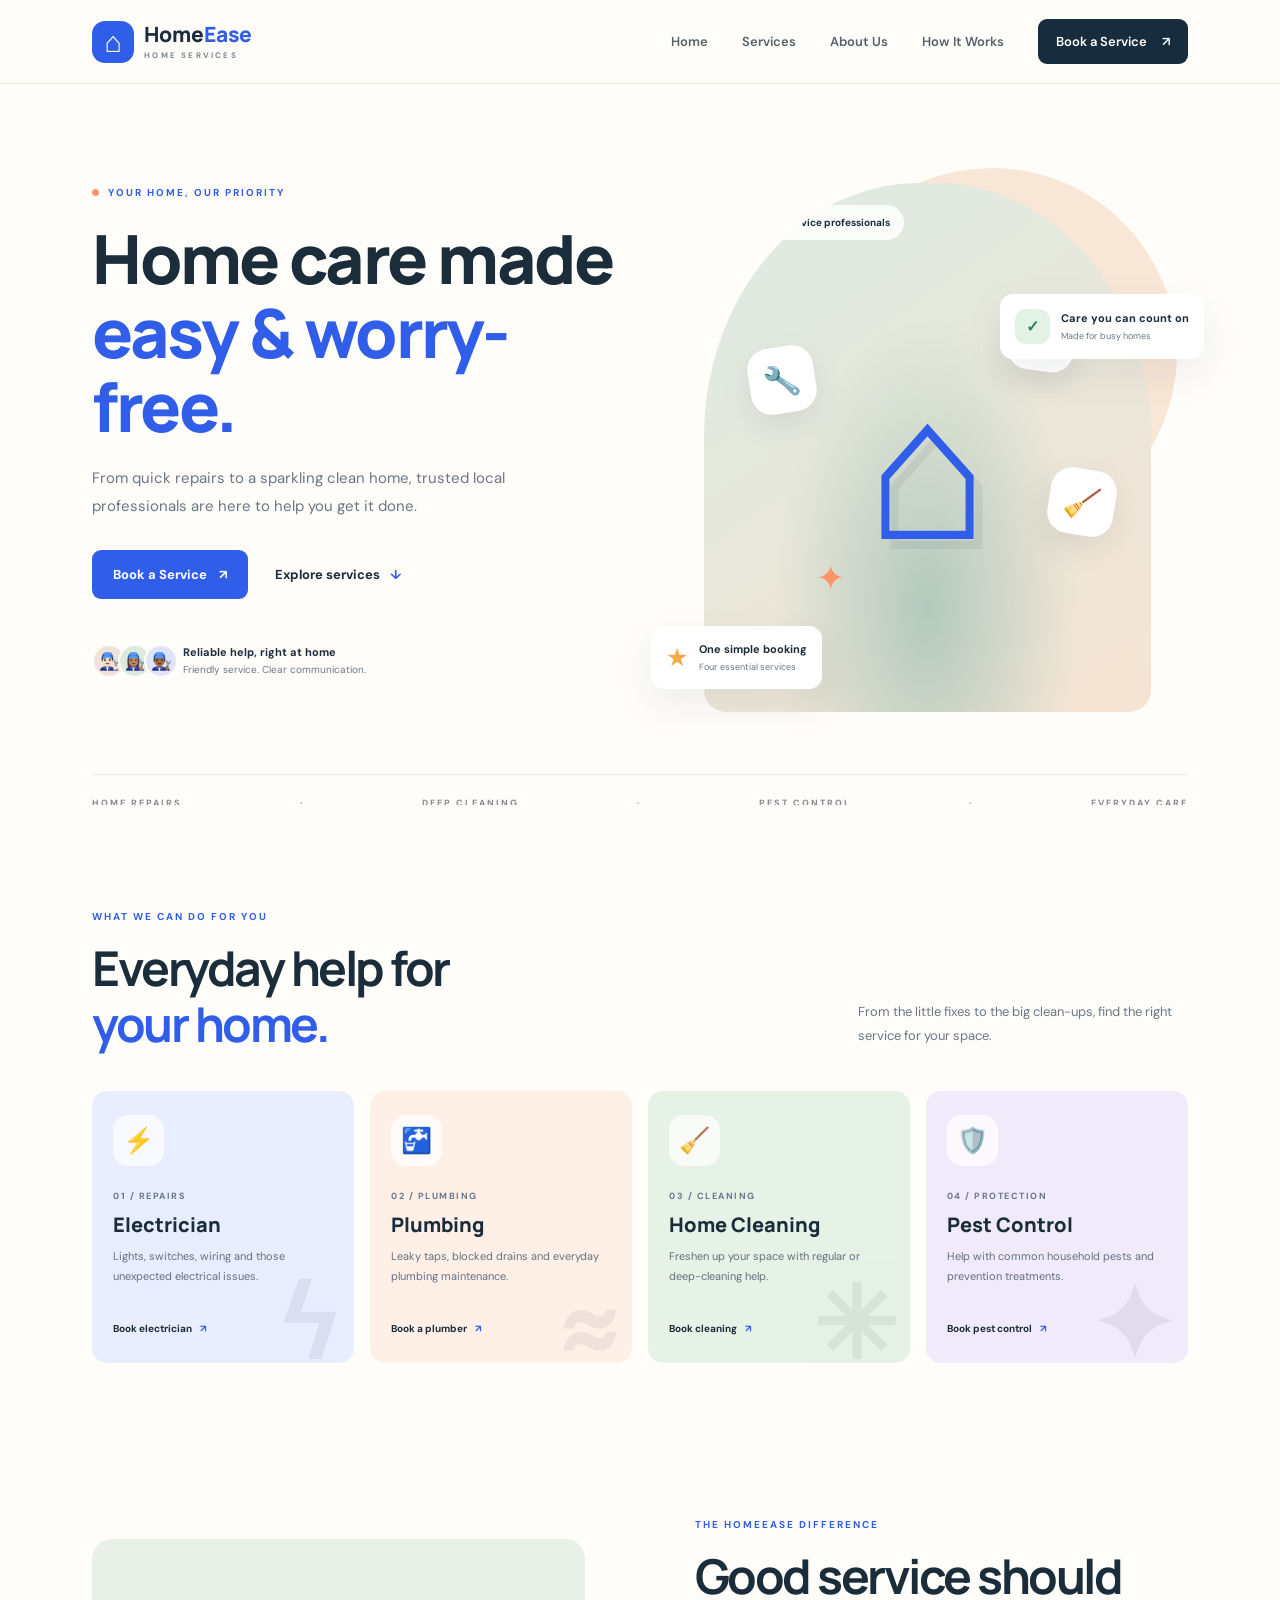
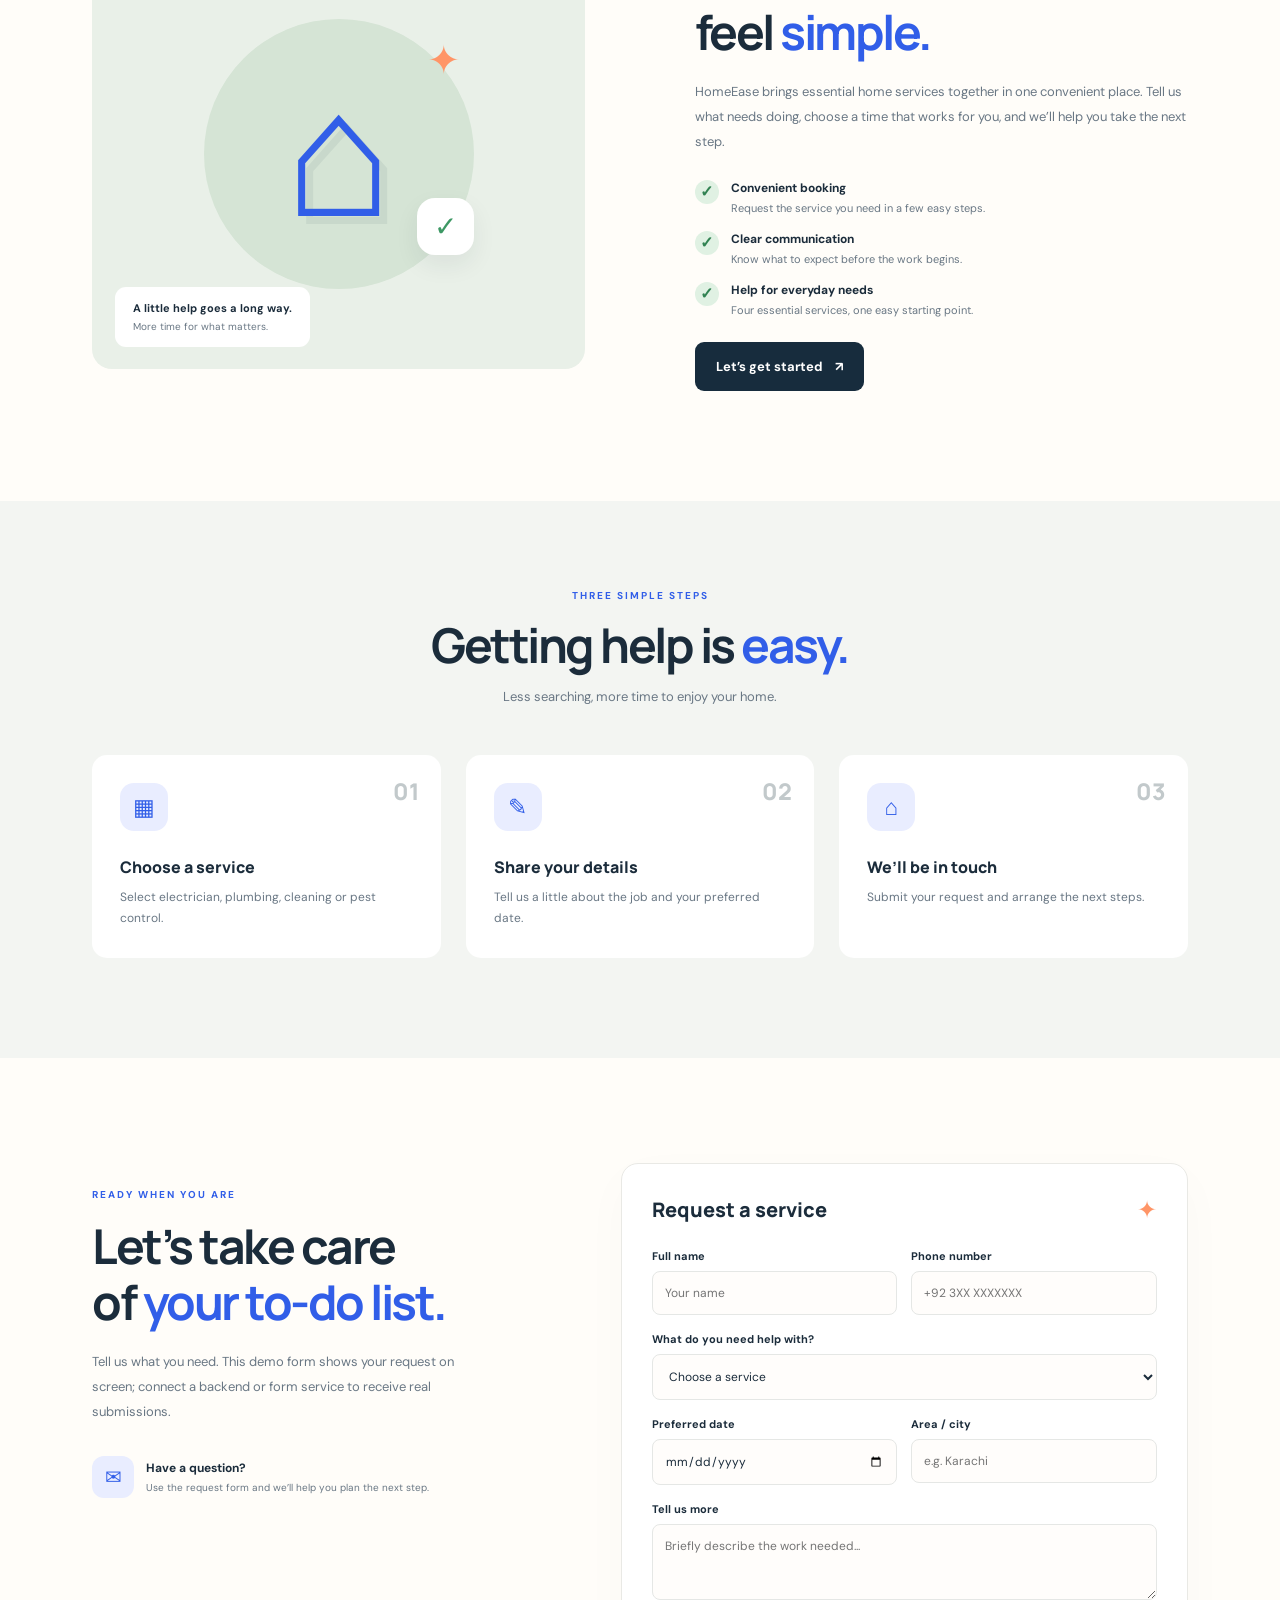
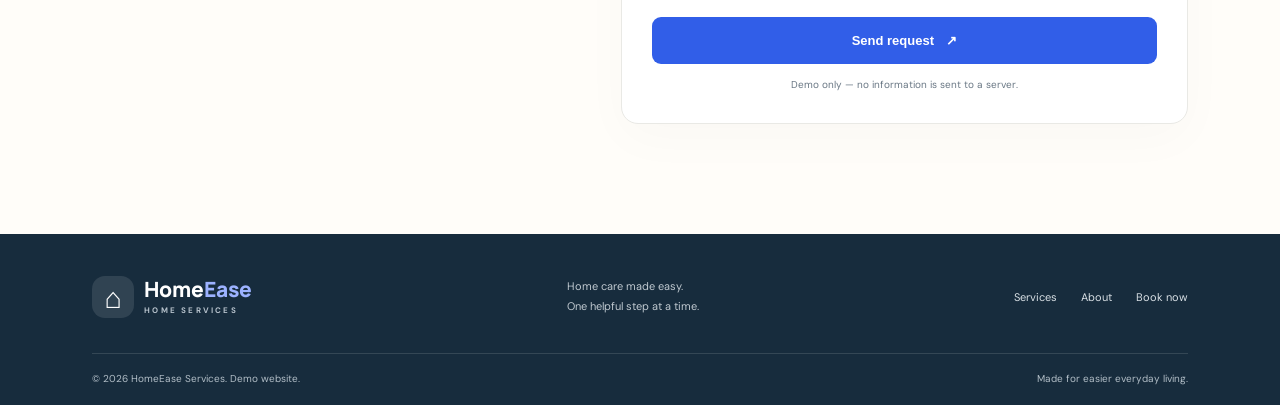
<file: index.html>
<!DOCTYPE html>
<html lang="en">
<head>
  <meta charset="UTF-8" />
  <meta name="viewport" content="width=device-width, initial-scale=1.0" />
  <meta name="description" content="HomeEase Services — trusted electricians, plumbers, home cleaning and pest control." />
  <title>HomeEase Services | Home Care Made Easy</title>
  <link rel="stylesheet" href="style.css" />
</head>
<body>
  <header class="site-header">
    <a class="brand" href="#home" aria-label="HomeEase home"><span class="brand-mark">⌂</span><span>Home<span class="brand-accent">Ease</span><small>HOME SERVICES</small></span></a>
    <button class="menu-toggle" id="menuToggle" aria-label="Toggle navigation" aria-expanded="false">☰</button>
    <nav id="navMenu">
      <a href="#home">Home</a><a href="#services">Services</a><a href="#about">About Us</a><a href="#how">How It Works</a>
      <a class="nav-cta" href="#booking">Book a Service <span>↗</span></a>
    </nav>
  </header>

  <main>
    <section class="hero" id="home">
      <div class="hero-content">
        <div class="eyebrow"><span class="eyebrow-dot"></span> YOUR HOME, OUR PRIORITY</div>
        <h1>Home care made<br /> <span>easy & worry-free.</span></h1>
        <p>From quick repairs to a sparkling clean home, trusted local professionals are here to help you get it done.</p>
        <div class="hero-actions"><a class="button button-primary" href="#booking">Book a Service <span>↗</span></a><a class="text-link" href="#services">Explore services <span>↓</span></a></div>
        <div class="trust-row"><div class="avatar-stack"><span>👨🏻‍🔧</span><span>👩🏽‍🔧</span><span>👨🏾‍🔧</span></div><div><strong>Reliable help, right at home</strong><small>Friendly service. Clear communication.</small></div></div>
      </div>
      <div class="hero-visual">
        <div class="visual-glow"></div>
        <div class="hero-photo"><div class="photo-label"><span class="status-dot"></span> Home service professionals</div><div class="photo-illustration"><div class="house">⌂</div><div class="tool tool-one">🔧</div><div class="tool tool-two">🧹</div><div class="tool tool-three">💡</div><div class="sparkle">✦</div></div></div>
        <div class="floating-card card-top"><span class="float-icon">✓</span><div><strong>Care you can count on</strong><small>Made for busy homes</small></div></div>
        <div class="floating-card card-bottom"><span class="rating-star">★</span><div><strong>One simple booking</strong><small>Four essential services</small></div></div>
      </div>
      <div class="hero-bottom"><span>HOME REPAIRS</span><span>·</span><span>DEEP CLEANING</span><span>·</span><span>PEST CONTROL</span><span>·</span><span>EVERYDAY CARE</span></div>
    </section>

    <section class="services section-wrap" id="services">
      <div class="section-heading"><div><div class="eyebrow">WHAT WE CAN DO FOR YOU</div><h2>Everyday help for<br /><span>your home.</span></h2></div><p>From the little fixes to the big clean-ups, find the right service for your space.</p></div>
      <div class="service-grid">
        <article class="service-card service-blue"><div class="service-icon">⚡</div><div class="service-number">01 / REPAIRS</div><h3>Electrician</h3><p>Lights, switches, wiring and those unexpected electrical issues.</p><a href="#booking" data-service="Electrician">Book electrician <span>↗</span></a><div class="card-decoration">ϟ</div></article>
        <article class="service-card service-peach"><div class="service-icon">🚰</div><div class="service-number">02 / PLUMBING</div><h3>Plumbing</h3><p>Leaky taps, blocked drains and everyday plumbing maintenance.</p><a href="#booking" data-service="Plumbing">Book a plumber <span>↗</span></a><div class="card-decoration">≈</div></article>
        <article class="service-card service-green"><div class="service-icon">🧹</div><div class="service-number">03 / CLEANING</div><h3>Home Cleaning</h3><p>Freshen up your space with regular or deep-cleaning help.</p><a href="#booking" data-service="Home Cleaning">Book cleaning <span>↗</span></a><div class="card-decoration">✳</div></article>
        <article class="service-card service-lilac"><div class="service-icon">🛡️</div><div class="service-number">04 / PROTECTION</div><h3>Pest Control</h3><p>Help with common household pests and prevention treatments.</p><a href="#booking" data-service="Pest Control">Book pest control <span>↗</span></a><div class="card-decoration">✦</div></article>
      </div>
    </section>

    <section class="about section-wrap" id="about">
      <div class="about-art"><div class="art-circle"><div class="art-house">⌂</div><span class="art-spark">✦</span><span class="art-check">✓</span></div><div class="art-caption"><strong>A little help goes a long way.</strong><span>More time for what matters.</span></div></div>
      <div class="about-copy"><div class="eyebrow">THE HOMEEASE DIFFERENCE</div><h2>Good service should<br />feel <span>simple.</span></h2><p>HomeEase brings essential home services together in one convenient place. Tell us what needs doing, choose a time that works for you, and we’ll help you take the next step.</p><div class="benefit-list"><div><span>✓</span><p><strong>Convenient booking</strong><small>Request the service you need in a few easy steps.</small></p></div><div><span>✓</span><p><strong>Clear communication</strong><small>Know what to expect before the work begins.</small></p></div><div><span>✓</span><p><strong>Help for everyday needs</strong><small>Four essential services, one easy starting point.</small></p></div></div><a class="button button-dark" href="#booking">Let’s get started <span>↗</span></a></div>
    </section>

    <section class="how-section" id="how"><div class="section-wrap"><div class="center-heading"><div class="eyebrow">THREE SIMPLE STEPS</div><h2>Getting help is <span>easy.</span></h2><p>Less searching, more time to enjoy your home.</p></div><div class="steps"><article><span class="step-count">01</span><div class="step-icon">▦</div><h3>Choose a service</h3><p>Select electrician, plumbing, cleaning or pest control.</p></article><article><span class="step-count">02</span><div class="step-icon">✎</div><h3>Share your details</h3><p>Tell us a little about the job and your preferred date.</p></article><article><span class="step-count">03</span><div class="step-icon">⌂</div><h3>We’ll be in touch</h3><p>Submit your request and arrange the next steps.</p></article></div></div></section>

    <section class="booking section-wrap" id="booking">
      <div class="booking-copy"><div class="eyebrow">READY WHEN YOU ARE</div><h2>Let’s take care<br />of <span>your to-do list.</span></h2><p>Tell us what you need. This demo form shows your request on screen; connect a backend or form service to receive real submissions.</p><div class="contact-note"><span>✉</span><div><strong>Have a question?</strong><small>Use the request form and we’ll help you plan the next step.</small></div></div></div>
      <form class="booking-form" id="bookingForm">
        <div class="form-title"><h3>Request a service</h3><span>✦</span></div>
        <div class="field-row"><label>Full name<input name="name" placeholder="Your name" required /></label><label>Phone number<input name="phone" type="tel" placeholder="+92 3XX XXXXXXX" required /></label></div>
        <label>What do you need help with?<select name="service" id="serviceSelect" required><option value="">Choose a service</option><option>Electrician</option><option>Plumbing</option><option>Home Cleaning</option><option>Pest Control</option></select></label>
        <div class="field-row"><label>Preferred date<input type="date" name="date" /></label><label>Area / city<input name="area" placeholder="e.g. Karachi" /></label></div>
        <label>Tell us more <textarea name="details" rows="3" placeholder="Briefly describe the work needed..."></textarea></label>
        <button class="button button-primary submit-button" type="submit">Send request <span>↗</span></button>
        <p class="form-note" id="formMessage" role="status">Demo only — no information is sent to a server.</p>
      </form>
    </section>
  </main>
  <footer><div class="footer-main"><a class="brand footer-brand" href="#home"><span class="brand-mark">⌂</span><span>Home<span class="brand-accent">Ease</span><small>HOME SERVICES</small></span></a><p>Home care made easy.<br />One helpful step at a time.</p><div class="footer-links"><a href="#services">Services</a><a href="#about">About</a><a href="#booking">Book now</a></div></div><div class="footer-bottom"><span>© <span id="year"></span> HomeEase Services. Demo website.</span><span>Made for easier everyday living.</span></div></footer>
  <script src="script.js"></script>
</body>
</html>
</file>
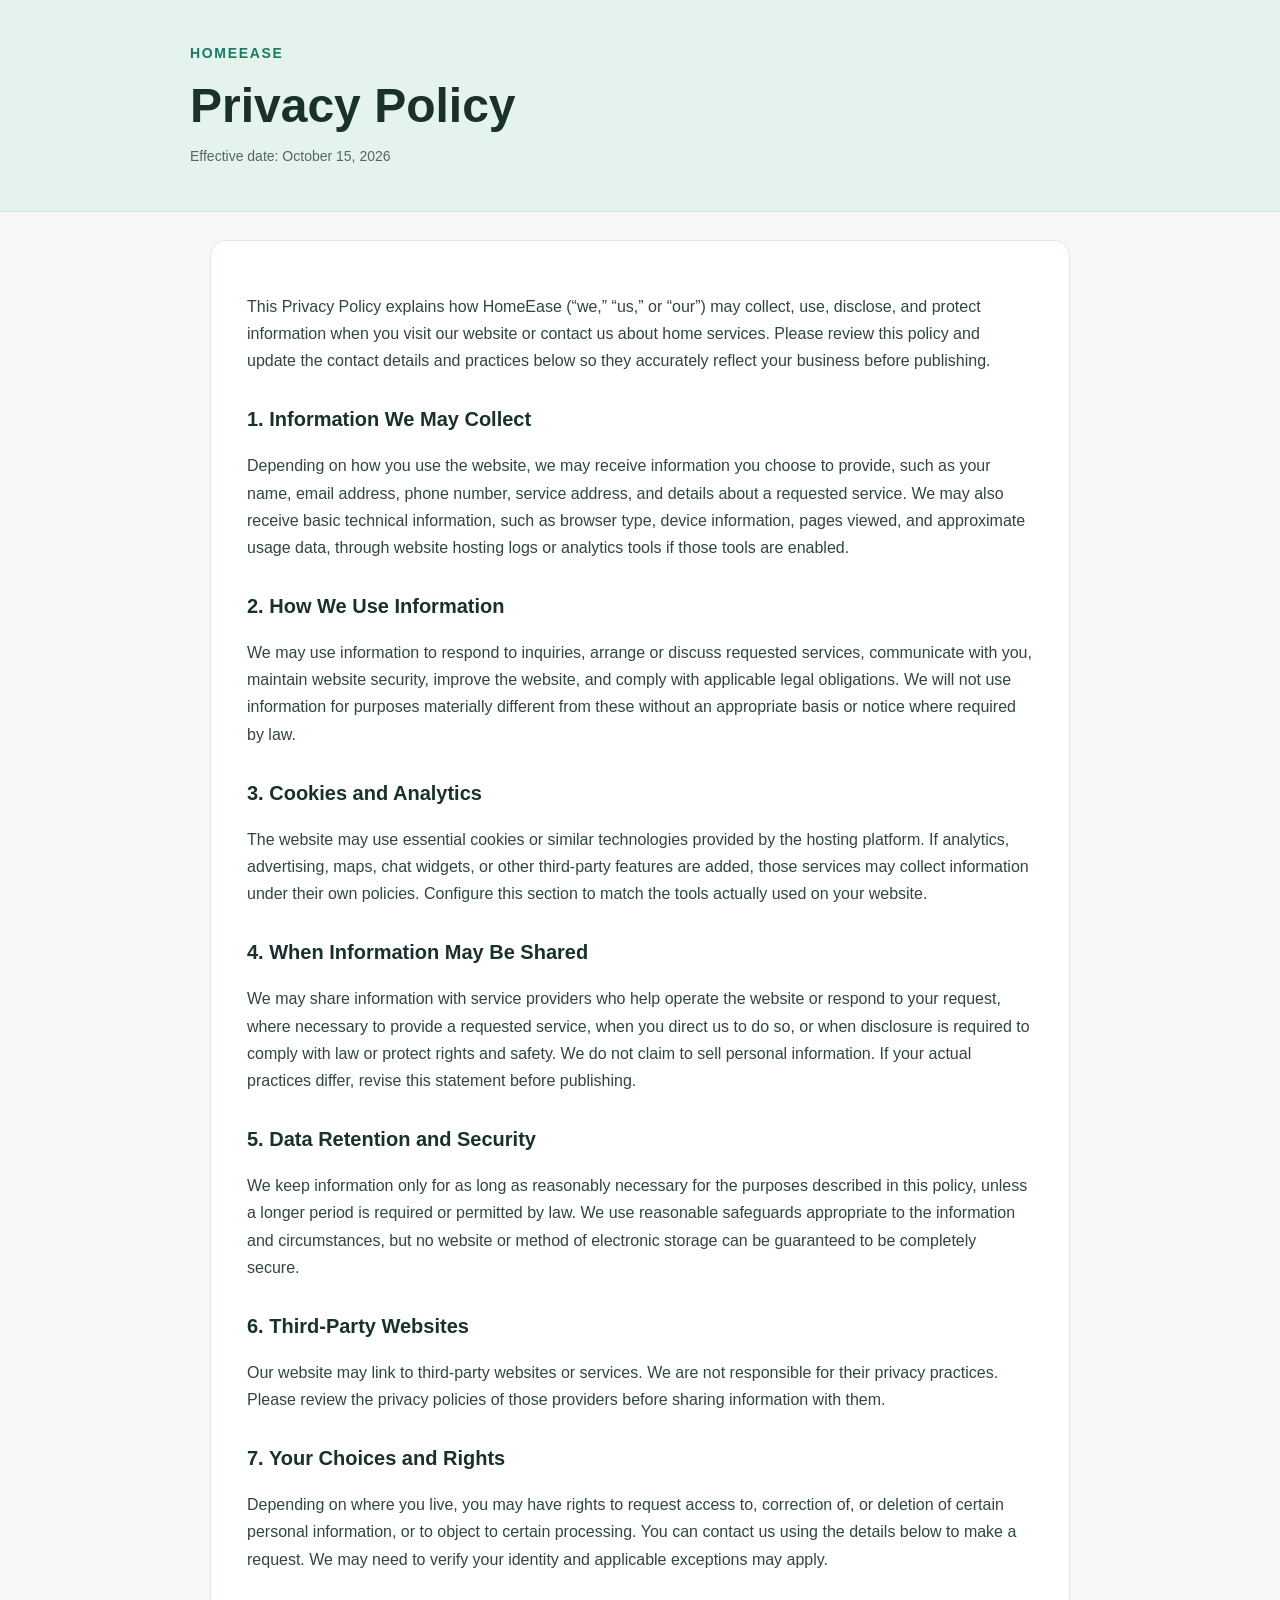
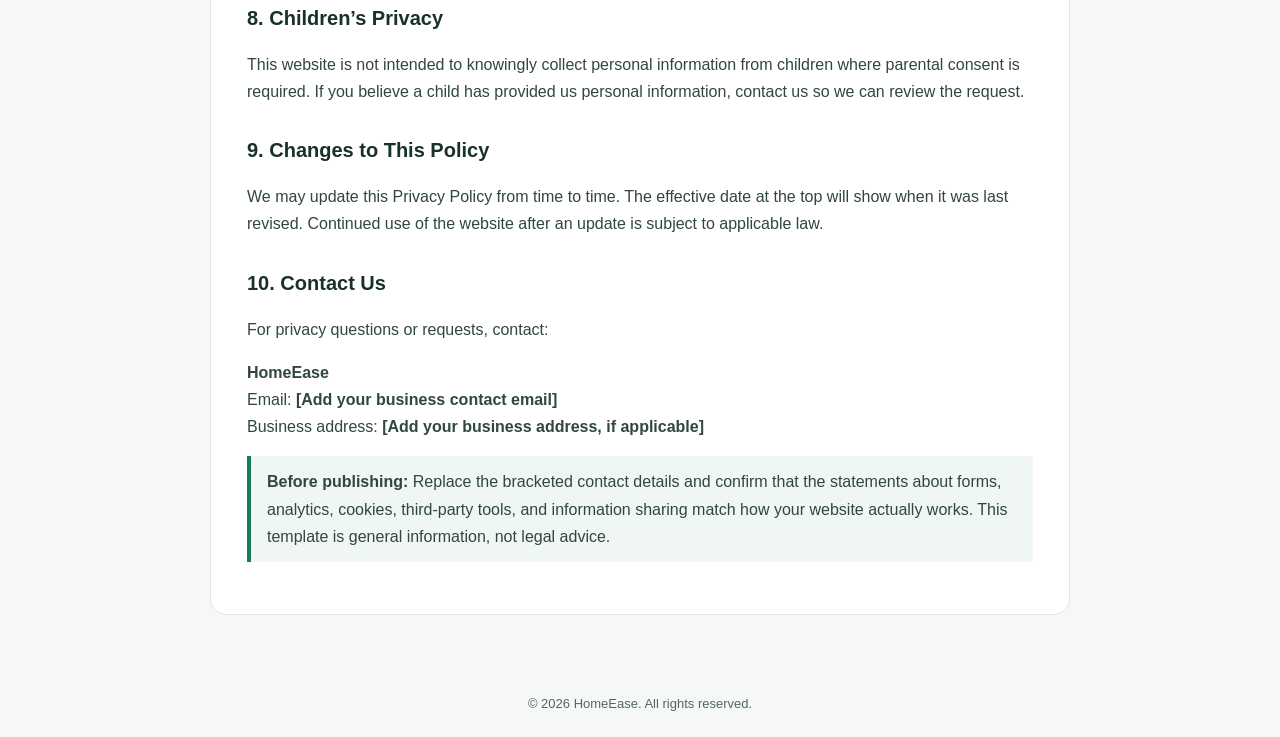
<file: privacy-policy.html>
<!doctype html>
<html lang="en">
<head>
  <meta charset="utf-8">
  <meta name="viewport" content="width=device-width, initial-scale=1">
  <title>Privacy Policy | HomeEase</title>
  <meta name="description" content="Read the HomeEase Privacy Policy to understand how information may be collected, used, and protected.">
  <style>
    :root{color-scheme:light;--ink:#18312b;--muted:#536760;--accent:#167d63;--bg:#f5f8f6;--card:#fff}
    *{box-sizing:border-box}body{margin:0;background:var(--bg);font:16px/1.7 Arial,Helvetica,sans-serif;color:var(--ink)}
    header{background:#e5f3ed;padding:42px 20px;border-bottom:1px solid #d3e7dd}header .wrap,main{max-width:900px;margin:auto}
    .brand{font-size:14px;font-weight:700;letter-spacing:.12em;text-transform:uppercase;color:var(--accent)}
    h1{font-size:clamp(2rem,5vw,3rem);line-height:1.15;margin:12px 0} .updated{color:var(--muted);font-size:14px}
    main{padding:28px 20px 56px}.panel{background:var(--card);padding:clamp(20px,4vw,36px);border:1px solid #e0e9e4;border-radius:16px}
    h2{font-size:1.25rem;margin:28px 0 8px}p,li{color:#30463f}a{color:var(--accent)}.note{background:#f0f7f3;border-left:4px solid var(--accent);padding:12px 16px}
    footer{text-align:center;padding:22px;color:var(--muted);font-size:13px}
  </style>
</head>
<body>
<header><div class="wrap">
  <div class="brand">HomeEase</div>
  <h1>Privacy Policy</h1>
  <div class="updated">Effective date: October 15, 2026</div>
</div></header>
<main><article class="panel">
  <p>This Privacy Policy explains how HomeEase (“we,” “us,” or “our”) may collect, use, disclose, and protect information when you visit our website or contact us about home services. Please review this policy and update the contact details and practices below so they accurately reflect your business before publishing.</p>

  <h2>1. Information We May Collect</h2>
  <p>Depending on how you use the website, we may receive information you choose to provide, such as your name, email address, phone number, service address, and details about a requested service. We may also receive basic technical information, such as browser type, device information, pages viewed, and approximate usage data, through website hosting logs or analytics tools if those tools are enabled.</p>

  <h2>2. How We Use Information</h2>
  <p>We may use information to respond to inquiries, arrange or discuss requested services, communicate with you, maintain website security, improve the website, and comply with applicable legal obligations. We will not use information for purposes materially different from these without an appropriate basis or notice where required by law.</p>

  <h2>3. Cookies and Analytics</h2>
  <p>The website may use essential cookies or similar technologies provided by the hosting platform. If analytics, advertising, maps, chat widgets, or other third-party features are added, those services may collect information under their own policies. Configure this section to match the tools actually used on your website.</p>

  <h2>4. When Information May Be Shared</h2>
  <p>We may share information with service providers who help operate the website or respond to your request, where necessary to provide a requested service, when you direct us to do so, or when disclosure is required to comply with law or protect rights and safety. We do not claim to sell personal information. If your actual practices differ, revise this statement before publishing.</p>

  <h2>5. Data Retention and Security</h2>
  <p>We keep information only for as long as reasonably necessary for the purposes described in this policy, unless a longer period is required or permitted by law. We use reasonable safeguards appropriate to the information and circumstances, but no website or method of electronic storage can be guaranteed to be completely secure.</p>

  <h2>6. Third-Party Websites</h2>
  <p>Our website may link to third-party websites or services. We are not responsible for their privacy practices. Please review the privacy policies of those providers before sharing information with them.</p>

  <h2>7. Your Choices and Rights</h2>
  <p>Depending on where you live, you may have rights to request access to, correction of, or deletion of certain personal information, or to object to certain processing. You can contact us using the details below to make a request. We may need to verify your identity and applicable exceptions may apply.</p>

  <h2>8. Children’s Privacy</h2>
  <p>This website is not intended to knowingly collect personal information from children where parental consent is required. If you believe a child has provided us personal information, contact us so we can review the request.</p>

  <h2>9. Changes to This Policy</h2>
  <p>We may update this Privacy Policy from time to time. The effective date at the top will show when it was last revised. Continued use of the website after an update is subject to applicable law.</p>

  <h2>10. Contact Us</h2>
  <p>For privacy questions or requests, contact:</p>
  <p><strong>HomeEase</strong><br>
  Email: <strong>[Add your business contact email]</strong><br>
  Business address: <strong>[Add your business address, if applicable]</strong></p>
  <p class="note"><strong>Before publishing:</strong> Replace the bracketed contact details and confirm that the statements about forms, analytics, cookies, third-party tools, and information sharing match how your website actually works. This template is general information, not legal advice.</p>
</article></main>
<footer>© 2026 HomeEase. All rights reserved.</footer>
</body>
</html>
</file>
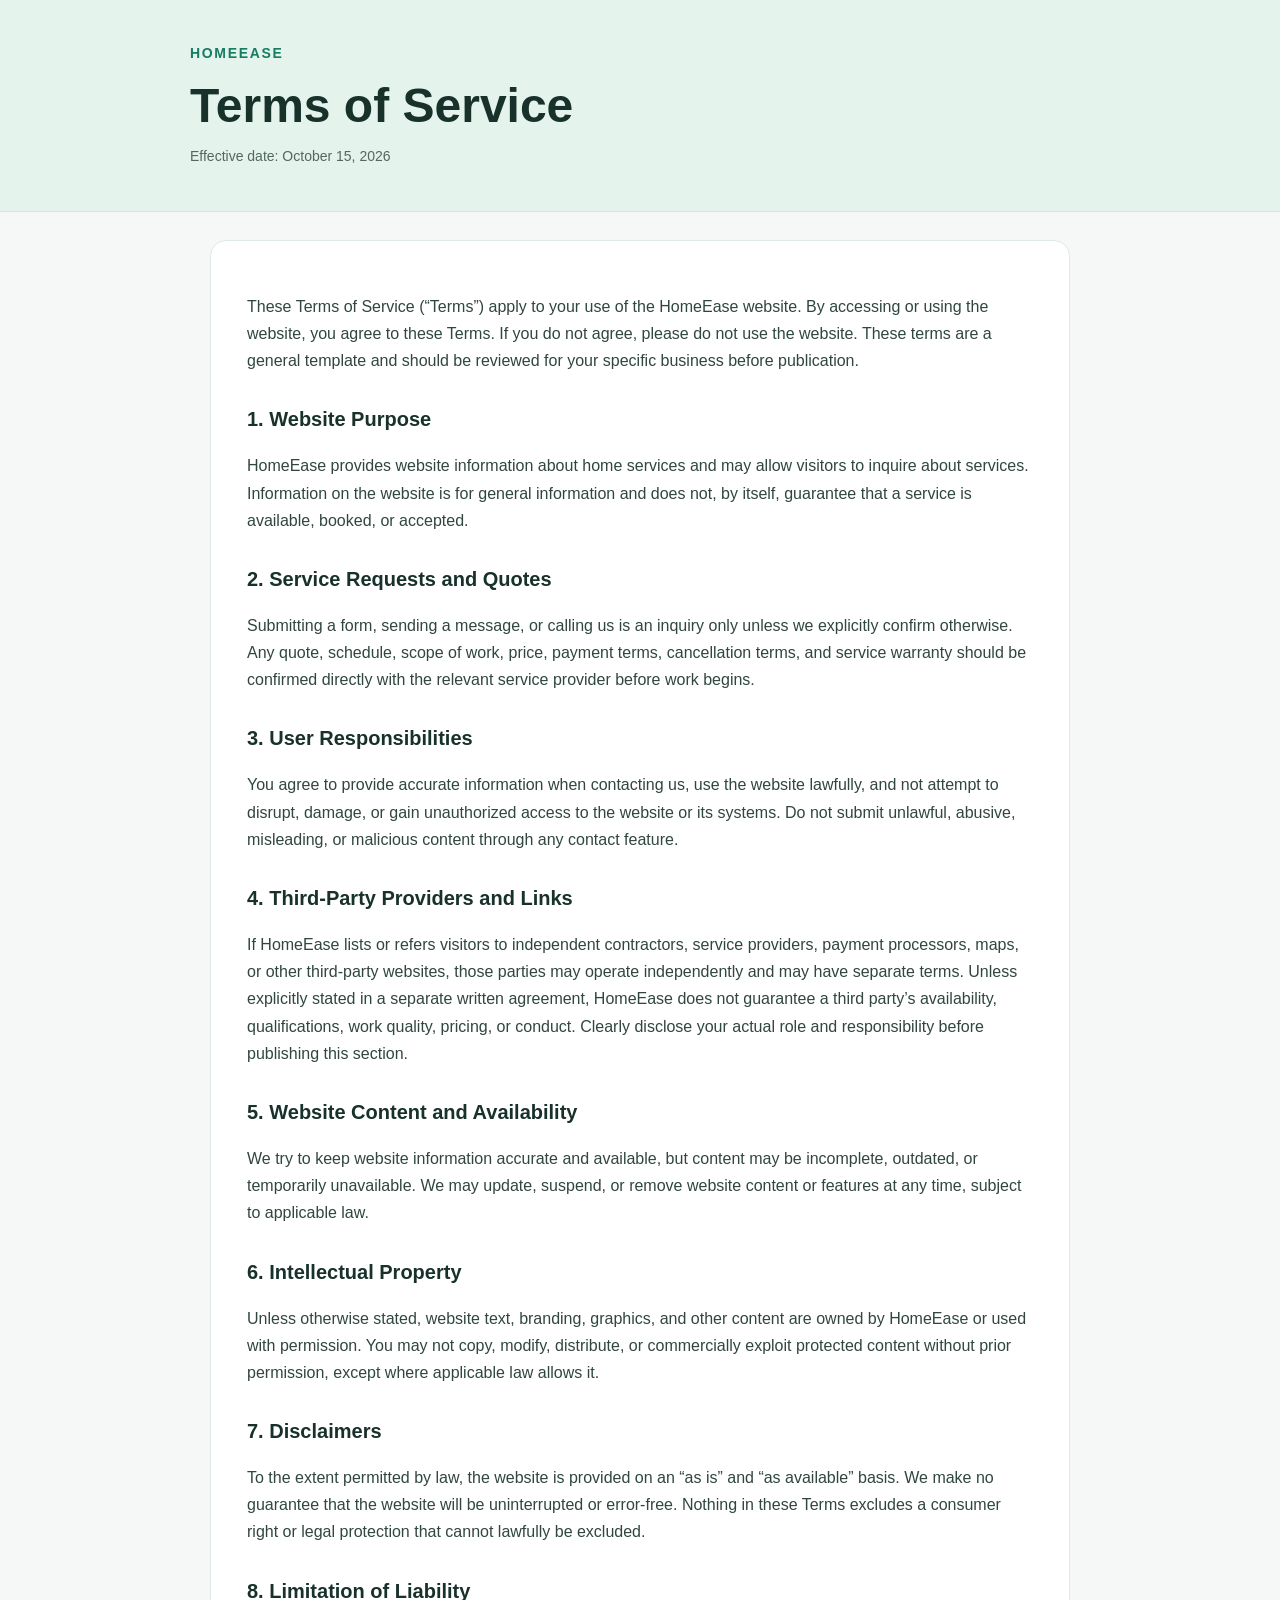
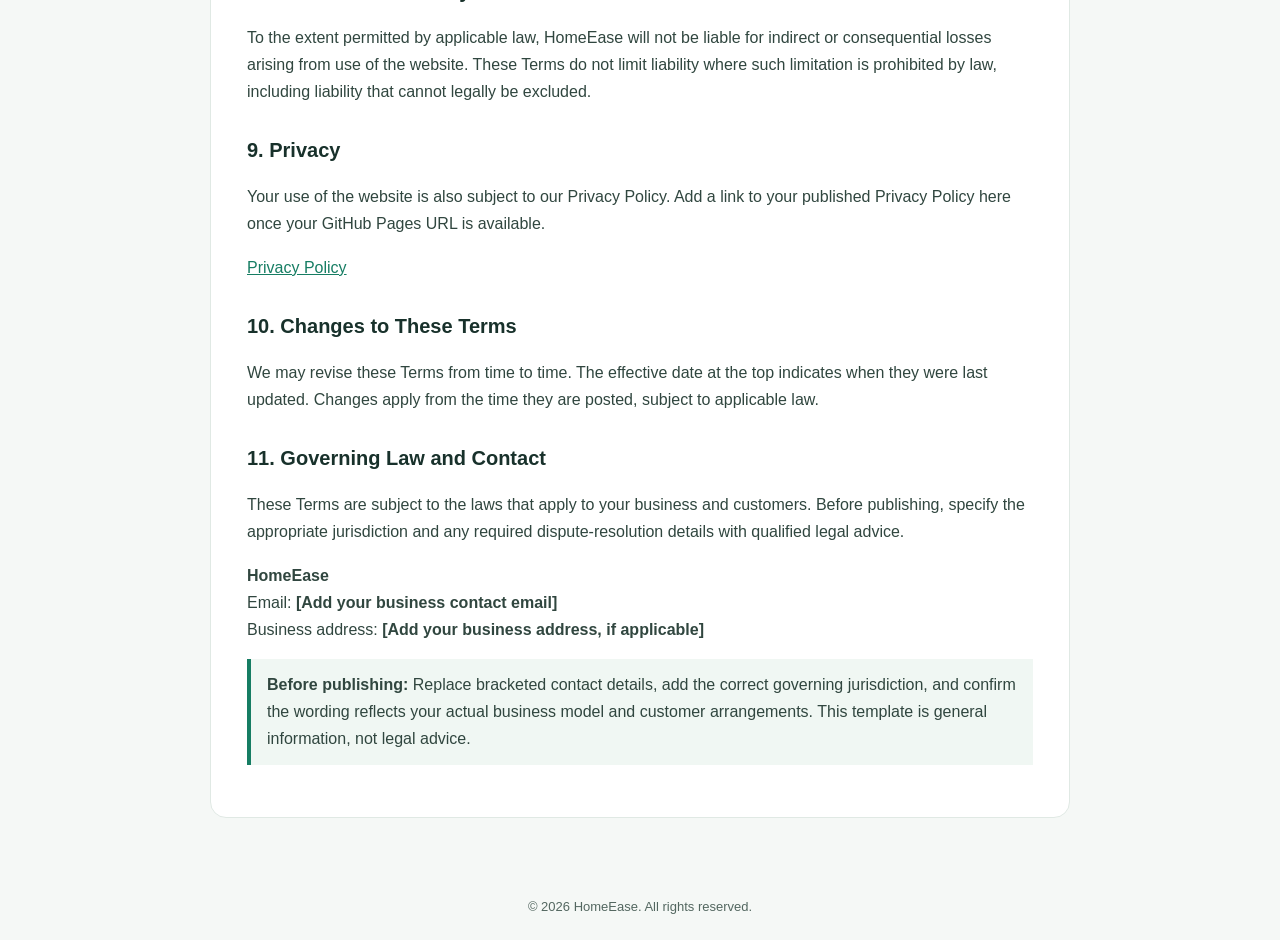
<file: terms-of-service.html>
<!doctype html>
<html lang="en">
<head>
  <meta charset="utf-8">
  <meta name="viewport" content="width=device-width, initial-scale=1">
  <title>Terms of Service | HomeEase</title>
  <meta name="description" content="Review the HomeEase Terms of Service for use of this website and home-service inquiries.">
  <style>
    :root{color-scheme:light;--ink:#18312b;--muted:#536760;--accent:#167d63;--bg:#f5f8f6;--card:#fff}
    *{box-sizing:border-box}body{margin:0;background:var(--bg);font:16px/1.7 Arial,Helvetica,sans-serif;color:var(--ink)}
    header{background:#e5f3ed;padding:42px 20px;border-bottom:1px solid #d3e7dd}header .wrap,main{max-width:900px;margin:auto}
    .brand{font-size:14px;font-weight:700;letter-spacing:.12em;text-transform:uppercase;color:var(--accent)}
    h1{font-size:clamp(2rem,5vw,3rem);line-height:1.15;margin:12px 0}.updated{color:var(--muted);font-size:14px}
    main{padding:28px 20px 56px}.panel{background:var(--card);padding:clamp(20px,4vw,36px);border:1px solid #e0e9e4;border-radius:16px}
    h2{font-size:1.25rem;margin:28px 0 8px}p,li{color:#30463f}a{color:var(--accent)}.note{background:#f0f7f3;border-left:4px solid var(--accent);padding:12px 16px}
    footer{text-align:center;padding:22px;color:var(--muted);font-size:13px}
  </style>
</head>
<body>
<header><div class="wrap">
  <div class="brand">HomeEase</div>
  <h1>Terms of Service</h1>
  <div class="updated">Effective date: October 15, 2026</div>
</div></header>
<main><article class="panel">
  <p>These Terms of Service (“Terms”) apply to your use of the HomeEase website. By accessing or using the website, you agree to these Terms. If you do not agree, please do not use the website. These terms are a general template and should be reviewed for your specific business before publication.</p>

  <h2>1. Website Purpose</h2>
  <p>HomeEase provides website information about home services and may allow visitors to inquire about services. Information on the website is for general information and does not, by itself, guarantee that a service is available, booked, or accepted.</p>

  <h2>2. Service Requests and Quotes</h2>
  <p>Submitting a form, sending a message, or calling us is an inquiry only unless we explicitly confirm otherwise. Any quote, schedule, scope of work, price, payment terms, cancellation terms, and service warranty should be confirmed directly with the relevant service provider before work begins.</p>

  <h2>3. User Responsibilities</h2>
  <p>You agree to provide accurate information when contacting us, use the website lawfully, and not attempt to disrupt, damage, or gain unauthorized access to the website or its systems. Do not submit unlawful, abusive, misleading, or malicious content through any contact feature.</p>

  <h2>4. Third-Party Providers and Links</h2>
  <p>If HomeEase lists or refers visitors to independent contractors, service providers, payment processors, maps, or other third-party websites, those parties may operate independently and may have separate terms. Unless explicitly stated in a separate written agreement, HomeEase does not guarantee a third party’s availability, qualifications, work quality, pricing, or conduct. Clearly disclose your actual role and responsibility before publishing this section.</p>

  <h2>5. Website Content and Availability</h2>
  <p>We try to keep website information accurate and available, but content may be incomplete, outdated, or temporarily unavailable. We may update, suspend, or remove website content or features at any time, subject to applicable law.</p>

  <h2>6. Intellectual Property</h2>
  <p>Unless otherwise stated, website text, branding, graphics, and other content are owned by HomeEase or used with permission. You may not copy, modify, distribute, or commercially exploit protected content without prior permission, except where applicable law allows it.</p>

  <h2>7. Disclaimers</h2>
  <p>To the extent permitted by law, the website is provided on an “as is” and “as available” basis. We make no guarantee that the website will be uninterrupted or error-free. Nothing in these Terms excludes a consumer right or legal protection that cannot lawfully be excluded.</p>

  <h2>8. Limitation of Liability</h2>
  <p>To the extent permitted by applicable law, HomeEase will not be liable for indirect or consequential losses arising from use of the website. These Terms do not limit liability where such limitation is prohibited by law, including liability that cannot legally be excluded.</p>

  <h2>9. Privacy</h2>
  <p>Your use of the website is also subject to our Privacy Policy. Add a link to your published Privacy Policy here once your GitHub Pages URL is available.</p>
  <p><a href="privacy-policy.html">Privacy Policy</a></p>

  <h2>10. Changes to These Terms</h2>
  <p>We may revise these Terms from time to time. The effective date at the top indicates when they were last updated. Changes apply from the time they are posted, subject to applicable law.</p>

  <h2>11. Governing Law and Contact</h2>
  <p>These Terms are subject to the laws that apply to your business and customers. Before publishing, specify the appropriate jurisdiction and any required dispute-resolution details with qualified legal advice.</p>
  <p><strong>HomeEase</strong><br>
  Email: <strong>[Add your business contact email]</strong><br>
  Business address: <strong>[Add your business address, if applicable]</strong></p>
  <p class="note"><strong>Before publishing:</strong> Replace bracketed contact details, add the correct governing jurisdiction, and confirm the wording reflects your actual business model and customer arrangements. This template is general information, not legal advice.</p>
</article></main>
<footer>© 2026 HomeEase. All rights reserved.</footer>
</body>
</html>
</file>
<file: style.css>
@import url('https://fonts.googleapis.com/css2?family=DM+Sans:wght@400;500;600;700&family=Manrope:wght@400;500;600;700;800&display=swap');
:root{--navy:#172c3d;--blue:#315ee8;--orange:#ff9567;--ink:#1b2c3b;--muted:#697784;--paper:#fffdf9;--line:#e9e9e5;--green:#dff0df}
*{box-sizing:border-box}html{scroll-behavior:smooth;scroll-padding-top:85px}body{margin:0;background:var(--paper);color:var(--ink);font-family:'DM Sans',sans-serif}a{color:inherit;text-decoration:none}.site-header{height:84px;padding:0 7.2%;display:flex;align-items:center;justify-content:space-between;background:rgba(255,253,249,.96);position:sticky;top:0;z-index:20;border-bottom:1px solid #eeeae3}.brand{display:flex;gap:10px;align-items:center;font:800 21px Manrope,sans-serif;line-height:1.05}.brand-mark{display:grid;place-items:center;width:42px;height:42px;border-radius:13px;background:var(--blue);color:white;font-size:29px}.brand-accent{color:var(--blue)}.brand small{display:block;font:700 8px 'DM Sans',sans-serif;letter-spacing:2.2px;margin-top:5px;color:#7b8790}.site-header nav{display:flex;align-items:center;gap:34px;font-size:13px;font-weight:600}.site-header nav>a:not(.nav-cta){color:#56616b}.site-header nav>a:hover{color:var(--blue)}.nav-cta{background:var(--navy);color:white;padding:14px 18px;border-radius:9px}.nav-cta span,.button span{margin-left:12px}.menu-toggle{display:none;background:none;border:0;font-size:25px}.hero{padding:74px 7.2% 0;display:grid;grid-template-columns:1fr 1fr;gap:4%;position:relative;overflow:hidden;min-height:590px}.hero-content{padding:28px 0 70px;z-index:1}.eyebrow{font-size:10px;font-weight:700;letter-spacing:2px;color:var(--blue);display:flex;align-items:center;gap:9px}.eyebrow-dot{height:7px;width:7px;border-radius:50%;background:var(--orange)}h1,h2,h3,p{margin-top:0}h1,h2{font-family:Manrope,sans-serif;letter-spacing:-2.5px}h1{font-size:clamp(42px,5.3vw,68px);line-height:1.09;margin:23px 0 20px;font-weight:800}h1 span,h2 span{color:var(--blue)}.hero-content>p{max-width:450px;font-size:15px;line-height:1.9;color:var(--muted)}.hero-actions{display:flex;align-items:center;gap:27px;margin-top:29px}.button{display:inline-flex;align-items:center;justify-content:center;border:0;border-radius:9px;padding:16px 21px;font-weight:700;font-size:13px;cursor:pointer;transition:transform .2s,box-shadow .2s}.button:hover{transform:translateY(-2px);box-shadow:0 10px 22px #172c3d20}.button-primary{background:var(--blue);color:#fff}.button-dark{background:var(--navy);color:white}.text-link{font-size:13px;font-weight:700}.text-link span{color:var(--blue);margin-left:7px}.trust-row{display:flex;align-items:center;gap:13px;margin-top:45px}.avatar-stack{display:flex}.avatar-stack span{display:grid;place-items:center;width:34px;height:34px;border-radius:50%;background:#f0e2d7;border:2px solid var(--paper);margin-right:-8px;font-size:17px}.avatar-stack span:nth-child(2){background:#dce9dc}.avatar-stack span:nth-child(3){background:#e0e4fa}.trust-row strong,.trust-row small{display:block}.trust-row strong{font-size:11px}.trust-row small{font-size:10px;color:var(--muted);margin-top:4px}.hero-visual{position:relative;min-height:440px}.visual-glow{position:absolute;width:370px;height:370px;border-radius:50%;background:#f8e6d6;right:2%;top:10px}.hero-photo{position:absolute;inset:25px 7% 36px 8%;background:linear-gradient(145deg,#dcebe3,#f6e4d3);border-radius:48% 48% 22px 22px;overflow:hidden}.photo-label{position:absolute;top:22px;left:22px;background:#ffffffd9;border-radius:30px;padding:11px 14px;font-size:10px;font-weight:700;z-index:2}.status-dot{display:inline-block;width:7px;height:7px;background:#58ae7b;border-radius:50%;margin-right:7px}.photo-illustration{position:absolute;inset:0;display:grid;place-items:center;background:radial-gradient(ellipse at 50% 80%,#b3c9bd 0,transparent 48%)}.house{font-size:205px;color:#315ee8;line-height:1;text-shadow:9px 10px 0 #172c3d12;transform:translateY(22px)}.tool{position:absolute;display:grid;place-items:center;width:66px;height:66px;background:#fff;border-radius:21px;box-shadow:0 12px 30px #1b2c3b18;font-size:30px}.tool-one{top:31%;left:10%;transform:rotate(-9deg)}.tool-two{top:54%;right:8%;transform:rotate(9deg)}.tool-three{top:23%;right:17%;transform:rotate(8deg)}.sparkle{position:absolute;bottom:21%;left:25%;color:#ff9567;font-size:35px}.floating-card{position:absolute;background:#fff;border-radius:13px;padding:15px;display:flex;align-items:center;gap:11px;box-shadow:0 15px 40px #1b2c3b12}.card-top{right:-3%;top:23%}.card-bottom{left:-2%;bottom:10%}.float-icon{display:grid;place-items:center;width:35px;height:35px;border-radius:11px;background:#e2f3e5;color:#318252;font-weight:bold}.rating-star{font-size:25px;color:#f7a849}.floating-card strong,.floating-card small{display:block}.floating-card strong{font-size:11px}.floating-card small{font-size:9px;color:var(--muted);margin-top:5px}.hero-bottom{grid-column:1/-1;border-top:1px solid var(--line);padding:22px 0;display:flex;justify-content:space-between;gap:12px;color:#818a8e;font-size:9px;letter-spacing:2px;font-weight:700}.section-wrap{padding-left:7.2%;padding-right:7.2%}.services{padding-top:105px;padding-bottom:105px}.section-heading{display:flex;justify-content:space-between;align-items:end;margin-bottom:39px}.section-heading h2,.about h2,.booking h2,.center-heading h2{font-size:clamp(34px,4vw,48px);line-height:1.17;margin:17px 0 0}.section-heading>p{max-width:330px;color:var(--muted);font-size:13px;line-height:1.8;margin-bottom:5px}.service-grid{display:grid;grid-template-columns:repeat(4,1fr);gap:16px}.service-card{padding:24px 21px 26px;border-radius:15px;position:relative;overflow:hidden;min-height:267px;transition:transform .25s}.service-card:hover{transform:translateY(-6px)}.service-blue{background:#e8edff}.service-peach{background:#fff0e7}.service-green{background:#e5f2e5}.service-lilac{background:#f0eafa}.service-icon{width:51px;height:51px;display:grid;place-items:center;border-radius:15px;background:#ffffffb8;font-size:25px;margin-bottom:24px}.service-number{font-size:9px;font-weight:700;letter-spacing:1.5px;color:#68758a}.service-card h3{font:800 20px Manrope,sans-serif;margin:9px 0}.service-card p{font-size:11px;line-height:1.8;color:#637080;max-width:220px;min-height:58px}.service-card>a{font-size:10px;font-weight:700;position:relative;z-index:1}.service-card>a span{margin-left:6px;color:var(--blue)}.card-decoration{position:absolute;right:13px;bottom:-27px;font-size:100px;font-weight:800;opacity:.07}.about{padding-top:50px;padding-bottom:110px;display:grid;grid-template-columns:1fr 1fr;gap:10%;align-items:center}.about-art{min-height:430px;background:#e9f0e8;border-radius:20px;position:relative;display:grid;place-items:center;overflow:hidden}.art-circle{width:270px;height:270px;border-radius:50%;background:#d5e4d5;display:grid;place-items:center;position:relative}.art-house{font-size:180px;color:var(--blue);text-shadow:8px 8px 0 #172c3d10}.art-spark{position:absolute;right:13px;top:15px;color:var(--orange);font-size:40px}.art-check{position:absolute;right:0;bottom:34px;background:white;color:#3d9864;width:57px;height:57px;border-radius:18px;display:grid;place-items:center;font-size:28px;box-shadow:0 10px 25px #172c3d12}.art-caption{position:absolute;bottom:22px;left:23px;background:white;padding:14px 18px;border-radius:11px}.art-caption strong,.art-caption span{display:block}.art-caption strong{font-size:11px}.art-caption span{font-size:10px;color:var(--muted);margin-top:5px}.about-copy>p,.booking-copy>p{color:var(--muted);font-size:13px;line-height:1.9;margin:20px 0}.benefit-list{margin:25px 0}.benefit-list>div{display:flex;align-items:start;gap:12px;margin:16px 0}.benefit-list>div>span{display:grid;place-items:center;flex:0 0 24px;height:24px;border-radius:50%;background:#e0f1e3;color:#318252;font-weight:700}.benefit-list p{margin:0}.benefit-list strong,.benefit-list small{display:block}.benefit-list strong{font-size:12px}.benefit-list small{font-size:11px;color:var(--muted);margin-top:5px}.how-section{background:#f3f5f2;padding:88px 0 100px}.center-heading{text-align:center}.center-heading .eyebrow{justify-content:center}.center-heading h2{margin:15px 0}.center-heading>p{color:var(--muted);font-size:13px}.steps{display:grid;grid-template-columns:repeat(3,1fr);gap:25px;margin-top:50px}.steps article{background:white;border-radius:15px;padding:28px;position:relative}.step-count{position:absolute;right:22px;top:20px;color:#c2c9cb;font:800 23px Manrope}.step-icon{display:grid;place-items:center;width:48px;height:48px;border-radius:14px;background:#e9edff;color:var(--blue);font-size:23px;margin-bottom:25px}.steps h3{font:800 16px Manrope;margin-bottom:9px}.steps p{font-size:12px;color:var(--muted);line-height:1.8;margin-bottom:0}.booking{padding-top:105px;padding-bottom:110px;display:grid;grid-template-columns:.85fr 1.15fr;gap:10%;align-items:start}.booking-copy{padding-top:25px}.booking-copy>p{max-width:370px}.contact-note{display:flex;gap:12px;align-items:center;margin-top:32px}.contact-note>span{width:42px;height:42px;display:grid;place-items:center;border-radius:12px;background:#e9edff;color:var(--blue);font-size:20px}.contact-note strong,.contact-note small{display:block}.contact-note strong{font-size:12px}.contact-note small{font-size:10px;color:var(--muted);margin-top:5px}.booking-form{background:#fff;border:1px solid var(--line);border-radius:17px;padding:30px;box-shadow:0 15px 50px #1b2c3b06}.form-title{display:flex;align-items:center;justify-content:space-between;margin-bottom:24px}.form-title h3{font:800 20px Manrope;margin:0}.form-title>span{color:var(--orange);font-size:24px}.booking-form label{display:block;font-size:11px;font-weight:700;margin-bottom:17px}.field-row{display:grid;grid-template-columns:1fr 1fr;gap:14px}.booking-form input,.booking-form select,.booking-form textarea{display:block;width:100%;margin-top:8px;padding:13px 12px;border:1px solid #e5e7e5;border-radius:8px;background:#fffdfb;font:12px 'DM Sans',sans-serif;color:var(--ink);outline:none}.booking-form input:focus,.booking-form select:focus,.booking-form textarea:focus{border-color:var(--blue);box-shadow:0 0 0 3px #315ee814}.booking-form textarea{resize:vertical}.submit-button{width:100%}.form-note{font-size:10px;color:var(--muted);text-align:center;margin:13px 0 0;line-height:1.6}footer{background:var(--navy);color:white;padding:42px 7.2% 20px}.footer-main{display:flex;align-items:center;justify-content:space-between;padding-bottom:35px}.footer-brand .brand-mark{background:#ffffff1c}.footer-brand .brand-accent{color:#9cb2ff}.footer-brand small{color:#b7c2cc}.footer-main>p{font-size:11px;line-height:1.8;color:#c0c9d0;margin:0}.footer-links{display:flex;gap:24px;font-size:11px;color:#d9e0e5}.footer-links a:hover{color:#aebfff}.footer-bottom{border-top:1px solid #ffffff20;padding-top:18px;display:flex;justify-content:space-between;color:#b2bec7;font-size:10px}
@media(max-width:1000px){.site-header{padding:0 5%}.site-header nav{gap:18px}.hero,.section-wrap{padding-left:5%;padding-right:5%}.service-grid{grid-template-columns:repeat(2,1fr)}.service-card{min-height:245px}.hero{gap:1%}.floating-card{padding:12px}.card-top{right:-1%}.about{gap:6%}.booking{gap:6%}}
@media(max-width:700px){.site-header{height:72px;padding:0 5%}.menu-toggle{display:block;color:var(--navy)}.site-header nav{display:none;position:absolute;top:71px;left:0;right:0;background:var(--paper);padding:20px 5% 25px;box-shadow:0 15px 20px #172c3b10;align-items:stretch;gap:19px;flex-direction:column}.site-header nav.open{display:flex}.nav-cta{text-align:center}.hero{grid-template-columns:1fr;padding-top:35px;gap:0}.hero-content{padding:15px 0 20px}.hero h1{font-size:47px;letter-spacing:-2px}.hero-content>p{font-size:13px}.hero-visual{min-height:365px;margin:0 0 20px}.hero-photo{inset:10px 10% 25px}.visual-glow{width:290px;height:290px;right:8%;top:10px}.house{font-size:165px}.tool{width:52px;height:52px;font-size:25px;border-radius:16px}.floating-card{padding:10px}.card-top{right:0;top:17%}.card-bottom{left:0;bottom:6%}.hero-bottom{font-size:8px;letter-spacing:1px;flex-wrap:wrap;justify-content:center;padding:18px 0}.services{padding-top:70px;padding-bottom:65px}.section-heading{display:block}.section-heading>p{margin-top:20px}.section-heading h2,.about h2,.booking h2,.center-heading h2{font-size:38px}.service-grid{gap:11px}.service-card{padding:17px 14px;min-height:260px}.service-icon{width:44px;height:44px;margin-bottom:19px}.service-card h3{font-size:17px}.service-card p{font-size:10px}.service-card>a{font-size:9px}.about{grid-template-columns:1fr;padding-top:15px;padding-bottom:75px;gap:35px}.about-art{min-height:320px}.art-circle{width:215px;height:215px}.art-house{font-size:145px}.how-section{padding:70px 0}.steps{grid-template-columns:1fr;gap:13px;margin-top:35px}.steps article{padding:23px}.booking{grid-template-columns:1fr;padding-top:70px;padding-bottom:75px;gap:25px}.booking-copy{padding-top:0}.booking-form{padding:22px 17px}.field-row{grid-template-columns:1fr;gap:0}.footer-main{align-items:flex-start;gap:22px;flex-wrap:wrap}.footer-main>p{order:3;width:100%}.footer-links{gap:15px}.footer-bottom{gap:12px;line-height:1.6;flex-direction:column}}
</file>
